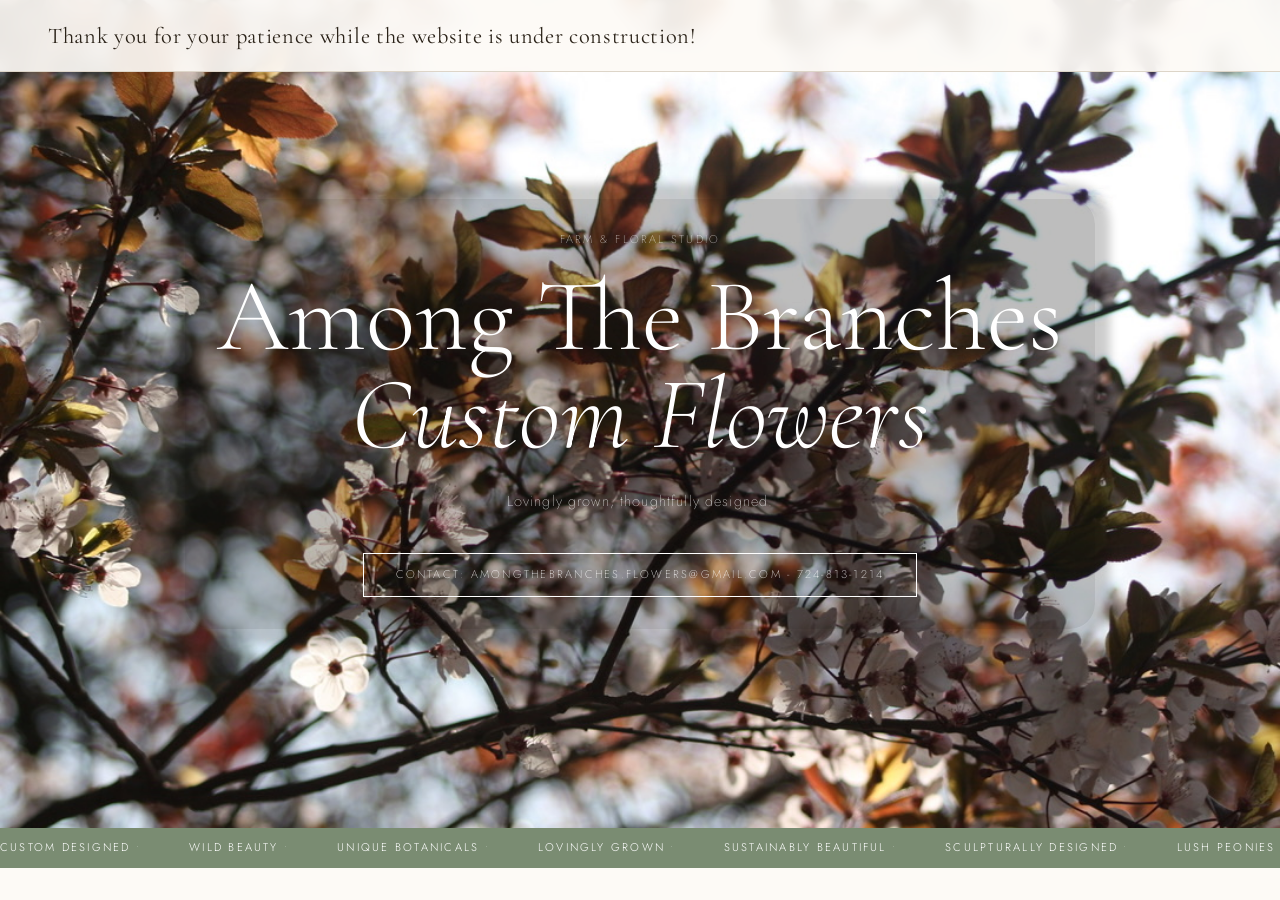
<file: index.html>
<!DOCTYPE html>
<html lang="en">
<head>
  <meta charset="UTF-8">
  <meta name="viewport" content="width=device-width, initial-scale=1.0">
  <title>Among The Branches — Specialty Cut Flowers</title>
  <link rel="preconnect" href="https://fonts.googleapis.com">
  <link href="https://fonts.googleapis.com/css2?family=Cormorant+Garamond:ital,wght@0,300;0,400;0,500;1,300;1,400&family=Jost:wght@300;400;500&display=swap" rel="stylesheet">
  <link rel="stylesheet" href="css/theme.css">
  <link rel="stylesheet" href="css/styles.css">
</head>
<body>

<!-- NAV -->
<nav>
  <a class="nav-logo" href="index.html">Thank you for your patience while the website is under construction!</a>
</nav>

<!-- HERO -->
 <div class="hero">
  <div class="page-hero-bg" style="background-image: var(--hero-home);"></div>
  <div class="hero-content" style="background-color: rgb(0 0 0 / 26%);border-radius: 25px;box-shadow: 0 0 10px 15px rgba(0 0 0 / 20%);FONT-WEIGHT: 200;">
    <p class="hero-eyebrow">Farm &amp; Floral Studio</p>
    <h1 class="hero-title">Among The Branches<br><em>Custom Flowers</em></h1>
    <p class="hero-sub">Lovingly grown, thoughtfully designed.</p>
    <a href="about.html" class="btn btn-light">Contact: amongthebranches.flowers@gmail.com  - 724-813-1214</a>
  </div>
</div>

<!-- TICKER -->
<div class="ticker">
  <div class="ticker-track">
    <span class="ticker-item">Custom designed <span class="ticker-dot">•</span></span>
    <span class="ticker-item">Wild beauty <span class="ticker-dot">•</span></span>
    <span class="ticker-item">Unique botanicals <span class="ticker-dot">•</span></span>
    <span class="ticker-item">Lovingly grown <span class="ticker-dot">•</span></span>
    <span class="ticker-item">Sustainably beautiful <span class="ticker-dot">•</span></span>
    <span class="ticker-item">Sculpturally designed <span class="ticker-dot">•</span></span>
    <span class="ticker-item">Lush Peonies <span class="ticker-dot">•</span></span>
    <span class="ticker-item">Garden Roses <span class="ticker-dot">•</span></span>
    <span class="ticker-item">Blooming branches <span class="ticker-dot">•</span></span>
    <span class="ticker-item">Custom designed <span class="ticker-dot">•</span></span>
    <span class="ticker-item">Wild beauty <span class="ticker-dot">•</span></span>
    <span class="ticker-item">Unique botanicals <span class="ticker-dot">•</span></span>
    <span class="ticker-item">Lovingly grown <span class="ticker-dot">•</span></span>
    <span class="ticker-item">Sustainably beautiful <span class="ticker-dot">•</span></span>
    <span class="ticker-item">Sculpturally designed <span class="ticker-dot">•</span></span>
    <span class="ticker-item">Lush Peonies <span class="ticker-dot">•</span></span>
    <span class="ticker-item">Garden Roses <span class="ticker-dot">•</span></span>
    <span class="ticker-item">Blooming branches <span class="ticker-dot">•</span></span>
  </div>
</div>
</file>
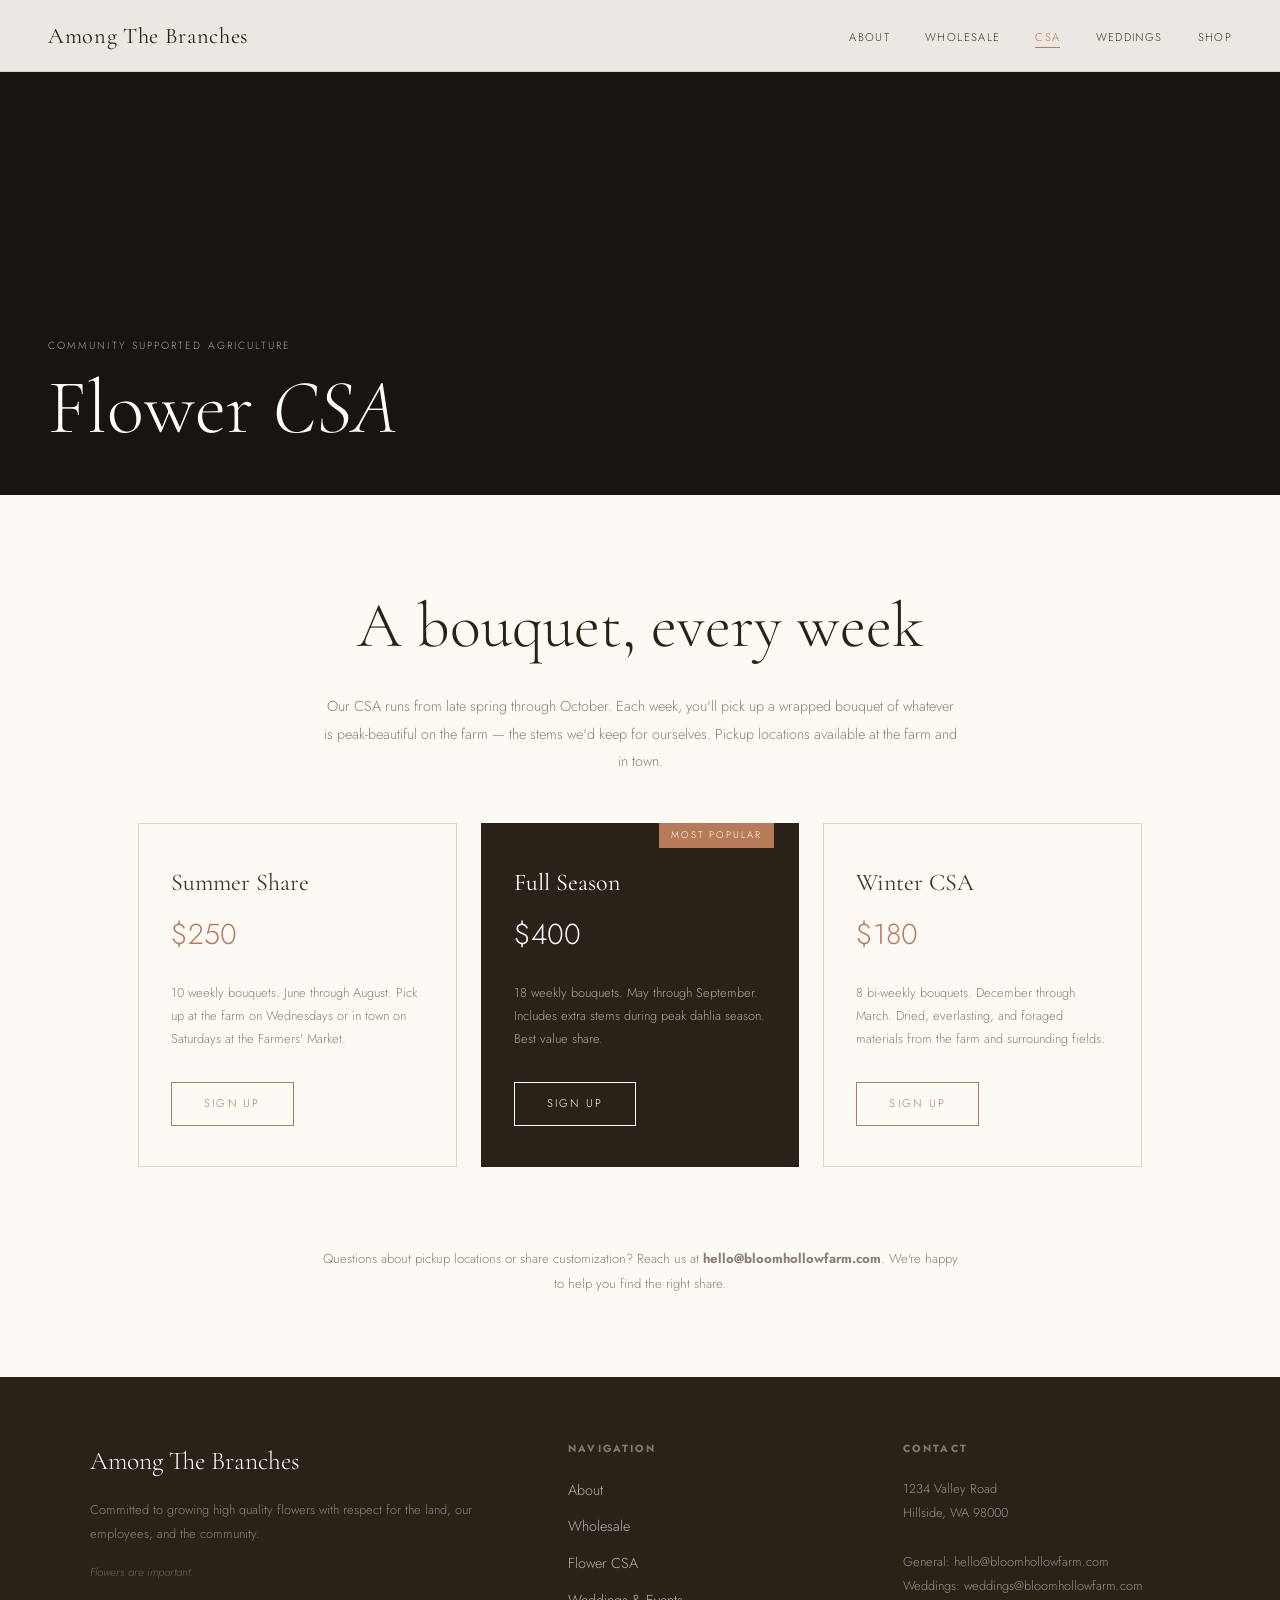
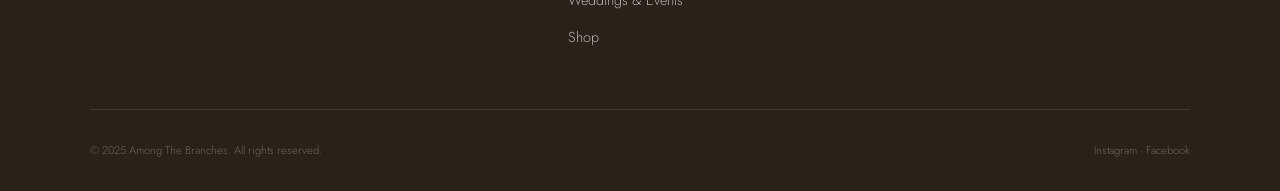
<file: csa.html>
<!DOCTYPE html>
<html lang="en">
<head>
  <meta charset="UTF-8">
  <meta name="viewport" content="width=device-width, initial-scale=1.0">
  <title>Flower CSA — Among The Branches</title>
  <link rel="preconnect" href="https://fonts.googleapis.com">
  <link href="https://fonts.googleapis.com/css2?family=Cormorant+Garamond:ital,wght@0,300;0,400;0,500;1,300;1,400&family=Jost:wght@300;400;500&display=swap" rel="stylesheet">
  <link rel="stylesheet" href="css/theme.css">
  <link rel="stylesheet" href="css/styles.css">
</head>
<body>

<!-- NAV -->
<nav>
  <a class="nav-logo" href="index.html">Among The Branches</a>
  <ul class="nav-links">
    <li><a href="about.html">About</a></li>
    <li><a href="wholesale.html">Wholesale</a></li>
    <li><a href="csa.html">CSA</a></li>
    <li><a href="weddings.html">Weddings</a></li>
    <li><a href="shop.html">Shop</a></li>
  </ul>
</nav>

<!-- PAGE HERO -->
<div class="page-hero">
  <div class="page-hero-bg" style="background-image: var(--hero-csa);"></div>
  <div class="page-hero-content">
    <span class="label">Community Supported Agriculture</span>
    <h1>Flower <em>CSA</em></h1>
  </div>
</div>

<!-- INTRO -->
<div class="csa-intro">
  <h1>A bouquet, every week</h1>
  <p>Our CSA runs from late spring through October. Each week, you'll pick up a wrapped bouquet of whatever is peak-beautiful on the farm — the stems we'd keep for ourselves. Pickup locations available at the farm and in town.</p>
</div>

<!-- SHARE OPTIONS -->
<div class="csa-options">
  <div class="csa-card">
    <h3>Summer Share</h3>
    <div class="csa-price">$250</div>
    <p class="csa-detail">10 weekly bouquets. June through August. Pick up at the farm on Wednesdays or in town on Saturdays at the Farmers' Market.</p>
    <a href="mailto:hello@bloomhollowfarm.com" class="btn btn-clay" style="font-size:0.7rem;">Sign Up</a>
  </div>
  <div class="csa-card featured">
    <div class="csa-badge">Most Popular</div>
    <h3>Full Season</h3>
    <div class="csa-price">$400</div>
    <p class="csa-detail">18 weekly bouquets. May through September. Includes extra stems during peak dahlia season. Best value share.</p>
    <a href="mailto:hello@bloomhollowfarm.com" class="btn btn-light" style="font-size:0.7rem;">Sign Up</a>
  </div>
  <div class="csa-card">
    <h3>Winter CSA</h3>
    <div class="csa-price">$180</div>
    <p class="csa-detail">8 bi-weekly bouquets. December through March. Dried, everlasting, and foraged materials from the farm and surrounding fields.</p>
    <a href="mailto:hello@bloomhollowfarm.com" class="btn btn-clay" style="font-size:0.7rem;">Sign Up</a>
  </div>
</div>

<!-- NOTE -->
<div style="max-width:700px; margin: 0 auto; padding: 2rem 2rem 5rem; text-align:center;">
  <p style="font-size:0.82rem; color:var(--color-text-muted); line-height:1.9;">Questions about pickup locations or share customization? Reach us at <strong>hello@bloomhollowfarm.com</strong>. We're happy to help you find the right share.</p>
</div>

<!-- FOOTER -->
<footer>
  <div class="footer-grid">
    <div class="footer-brand">
      <span class="logo">Among The Branches</span>
      <p>Committed to growing high quality flowers with respect for the land, our employees, and the community.</p>
      <p style="margin-top:1rem; font-size:0.72rem; color:rgba(255,255,255,0.3); font-style:italic;">Flowers are important.</p>
    </div>
    <div class="footer-col">
      <h4>Navigation</h4>
      <ul>
        <li><a href="about.html">About</a></li>
        <li><a href="wholesale.html">Wholesale</a></li>
        <li><a href="csa.html">Flower CSA</a></li>
        <li><a href="weddings.html">Weddings &amp; Events</a></li>
        <li><a href="shop.html">Shop</a></li>
      </ul>
    </div>
    <div class="footer-col">
      <h4>Contact</h4>
      <address>
        1234 Valley Road<br>
        Hillside, WA 98000<br><br>
        General: hello@bloomhollowfarm.com<br>
        Weddings: weddings@bloomhollowfarm.com
      </address>
    </div>
  </div>
  <div class="footer-bottom">
    <p>© 2025 Among The Branches. All rights reserved.</p>
    <p>Instagram · Facebook</p>
  </div>
</footer>

<script src="js/nav.js"></script>
</body>
</html>
</file>
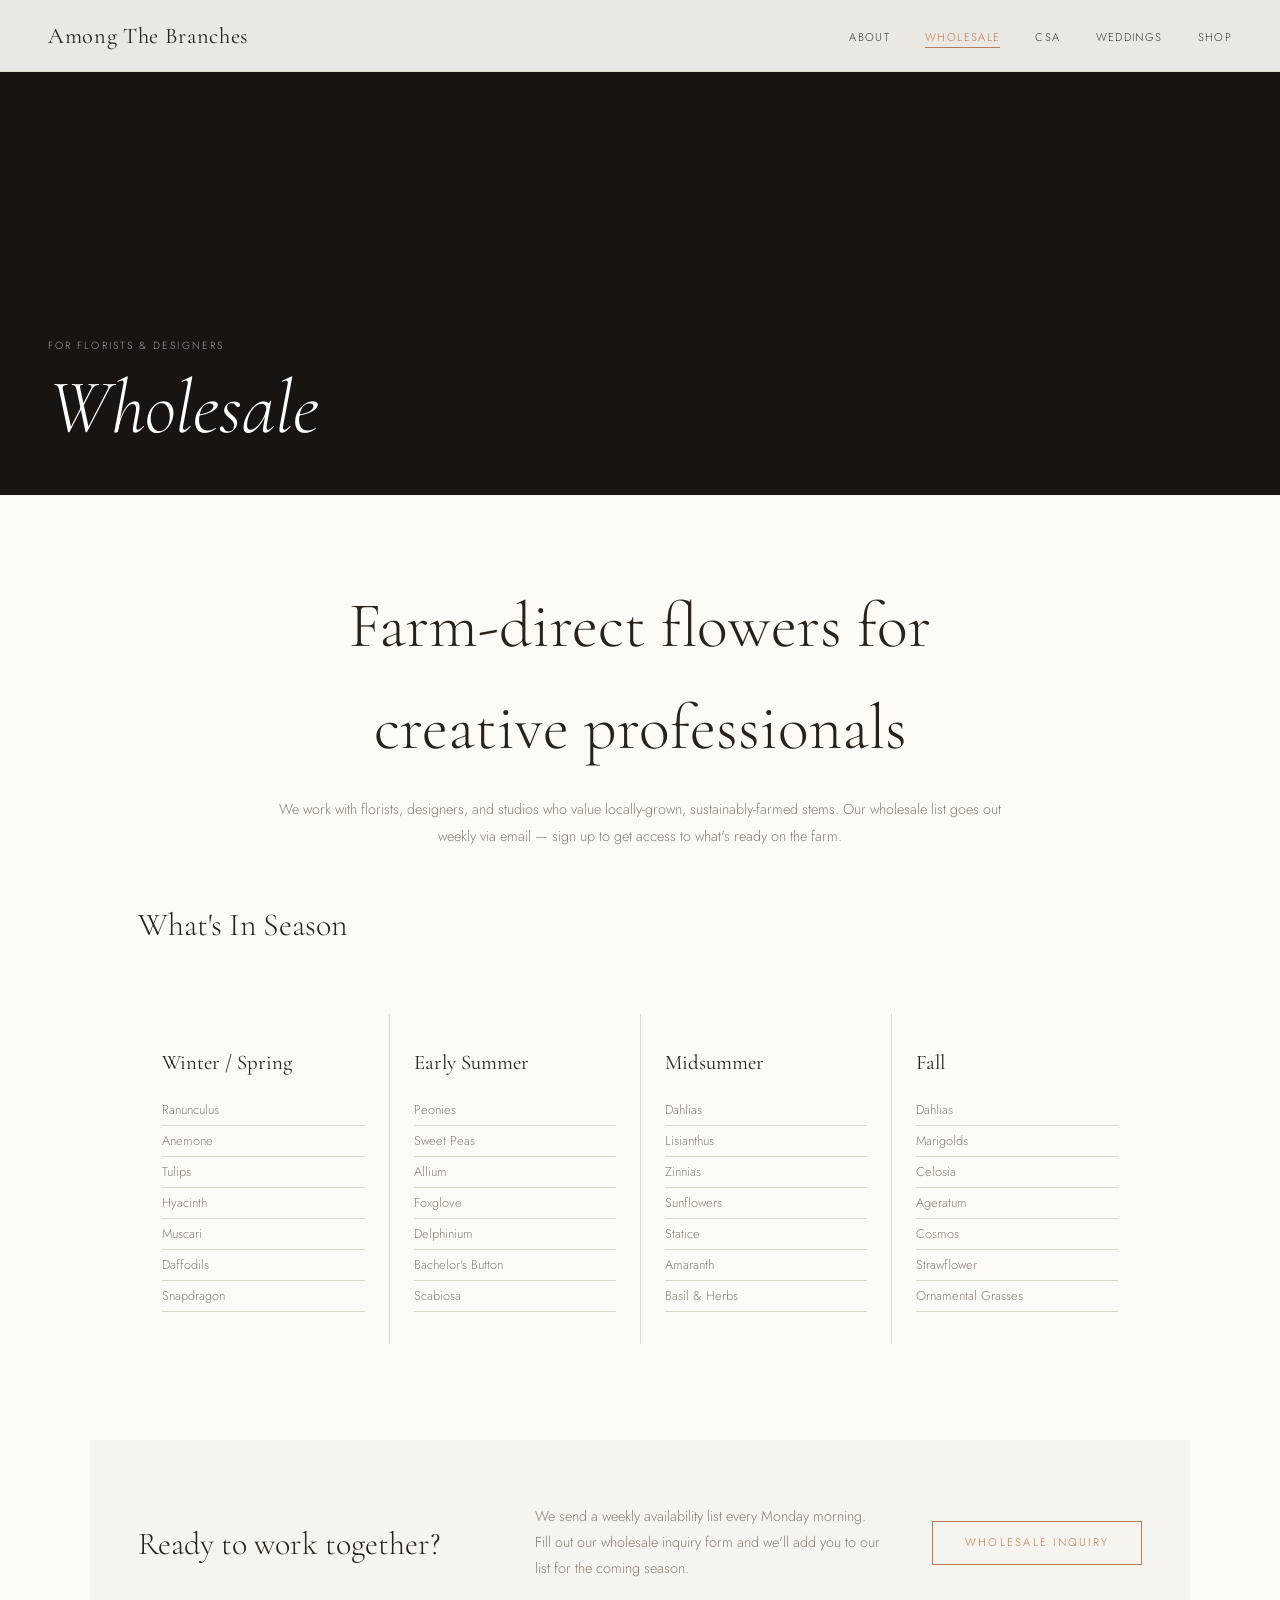
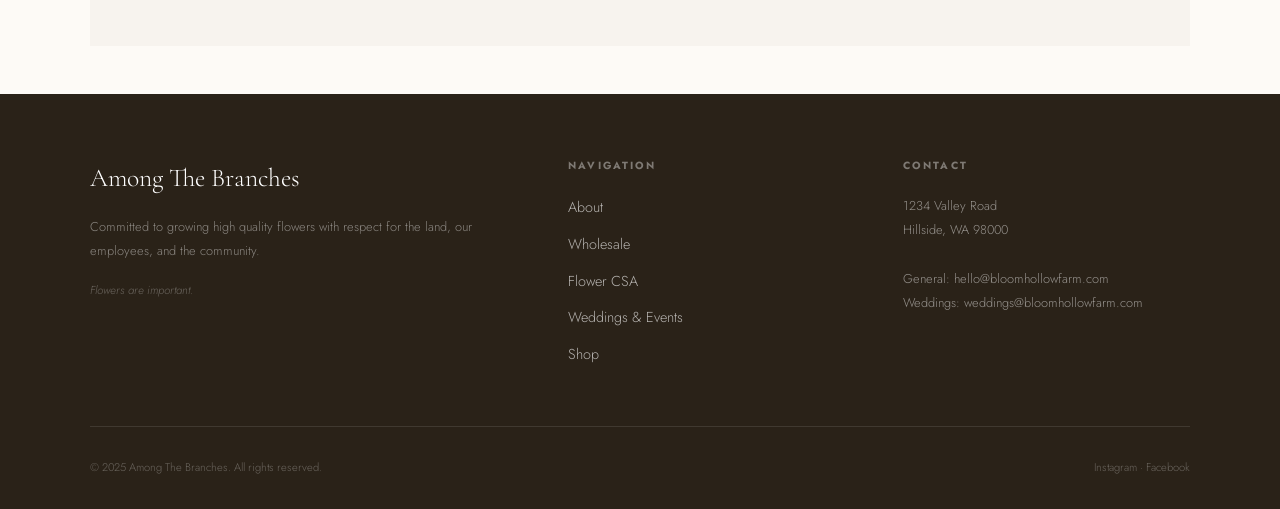
<file: wholesale.html>
<!DOCTYPE html>
<html lang="en">
<head>
  <meta charset="UTF-8">
  <meta name="viewport" content="width=device-width, initial-scale=1.0">
  <title>Wholesale — Among The Branches</title>
  <link rel="preconnect" href="https://fonts.googleapis.com">
  <link href="https://fonts.googleapis.com/css2?family=Cormorant+Garamond:ital,wght@0,300;0,400;0,500;1,300;1,400&family=Jost:wght@300;400;500&display=swap" rel="stylesheet">
  <link rel="stylesheet" href="css/theme.css">
  <link rel="stylesheet" href="css/styles.css">
</head>
<body>

<!-- NAV -->
<nav>
  <a class="nav-logo" href="index.html">Among The Branches</a>
  <ul class="nav-links">
    <li><a href="about.html">About</a></li>
    <li><a href="wholesale.html">Wholesale</a></li>
    <li><a href="csa.html">CSA</a></li>
    <li><a href="weddings.html">Weddings</a></li>
    <li><a href="shop.html">Shop</a></li>
  </ul>
</nav>

<!-- PAGE HERO -->
<div class="page-hero">
  <div class="page-hero-bg" style="background-image: var(--hero-wholesale);"></div>
  <div class="page-hero-content">
    <span class="label">For Florists &amp; Designers</span>
    <h1><em>Wholesale</em></h1>
  </div>
</div>

<!-- INTRO -->
<div class="wholesale-intro">
  <h1>Farm-direct flowers for creative professionals</h1>
  <p>We work with florists, designers, and studios who value locally-grown, sustainably-farmed stems. Our wholesale list goes out weekly via email — sign up to get access to what's ready on the farm.</p>
</div>

<!-- SEASONAL AVAILABILITY -->
<div style="max-width:var(--container-max); margin: 0 auto; padding: 0 var(--page-padding-h) 2rem;">
  <h2 class="section-title">What's In Season</h2>
</div>

<div class="seasonal-grid">
  <div class="season-col">
    <h3>Winter / Spring</h3>
    <ul class="flower-list">
      <li>Ranunculus</li>
      <li>Anemone</li>
      <li>Tulips</li>
      <li>Hyacinth</li>
      <li>Muscari</li>
      <li>Daffodils</li>
      <li>Snapdragon</li>
    </ul>
  </div>
  <div class="season-col">
    <h3>Early Summer</h3>
    <ul class="flower-list">
      <li>Peonies</li>
      <li>Sweet Peas</li>
      <li>Allium</li>
      <li>Foxglove</li>
      <li>Delphinium</li>
      <li>Bachelor's Button</li>
      <li>Scabiosa</li>
    </ul>
  </div>
  <div class="season-col">
    <h3>Midsummer</h3>
    <ul class="flower-list">
      <li>Dahlias</li>
      <li>Lisianthus</li>
      <li>Zinnias</li>
      <li>Sunflowers</li>
      <li>Statice</li>
      <li>Amaranth</li>
      <li>Basil &amp; Herbs</li>
    </ul>
  </div>
  <div class="season-col">
    <h3>Fall</h3>
    <ul class="flower-list">
      <li>Dahlias</li>
      <li>Marigolds</li>
      <li>Celosia</li>
      <li>Ageratum</li>
      <li>Cosmos</li>
      <li>Strawflower</li>
      <li>Ornamental Grasses</li>
    </ul>
  </div>
</div>

<!-- CTA -->
<div class="wholesale-cta">
  <h2>Ready to work together?</h2>
  <p>We send a weekly availability list every Monday morning. Fill out our wholesale inquiry form and we'll add you to our list for the coming season.</p>
  <a href="mailto:hello@bloomhollowfarm.com" class="btn btn-clay">Wholesale Inquiry</a>
</div>

<!-- FOOTER -->
<footer>
  <div class="footer-grid">
    <div class="footer-brand">
      <span class="logo">Among The Branches</span>
      <p>Committed to growing high quality flowers with respect for the land, our employees, and the community.</p>
      <p style="margin-top:1rem; font-size:0.72rem; color:rgba(255,255,255,0.3); font-style:italic;">Flowers are important.</p>
    </div>
    <div class="footer-col">
      <h4>Navigation</h4>
      <ul>
        <li><a href="about.html">About</a></li>
        <li><a href="wholesale.html">Wholesale</a></li>
        <li><a href="csa.html">Flower CSA</a></li>
        <li><a href="weddings.html">Weddings &amp; Events</a></li>
        <li><a href="shop.html">Shop</a></li>
      </ul>
    </div>
    <div class="footer-col">
      <h4>Contact</h4>
      <address>
        1234 Valley Road<br>
        Hillside, WA 98000<br><br>
        General: hello@bloomhollowfarm.com<br>
        Weddings: weddings@bloomhollowfarm.com
      </address>
    </div>
  </div>
  <div class="footer-bottom">
    <p>© 2025 Among The Branches. All rights reserved.</p>
    <p>Instagram · Facebook</p>
  </div>
</footer>

<script src="js/nav.js"></script>
</body>
</html>
</file>
<file: css/theme.css>
/* ============================================================
   Among The Branches — THEME VARIABLES
   ============================================================
   Edit this file to retheme the entire site at once.
   All colors, fonts, spacing, and sizing live here.
   ============================================================ */

:root {

  /* ── COLORS ─────────────────────────────────────────────── */

  /* Backgrounds */
  --color-bg:           #fdfaf6;   /* warm white — main page background */
  --color-bg-subtle:    #f7f3ee;   /* cream — section alternates, cards */
  --color-bg-dark:      #2a2218;   /* deep brown — footer, dark sections */
  --color-bg-hero:      #2a1f14;   /* near-black — behind hero images */
  --color-bg-home-hero: rgba(0 0 0 / 30%);  /* semi-transparent overlay for home hero */

  /* Text */
  --color-text:         #3d3529;   /* main body text */
  --color-text-muted:   #8a7e72;   /* secondary / supporting text */
  --color-text-light:   #ffffff;   /* text on dark backgrounds */

  /* Brand accents */
  --color-primary:      #b87b5a;   /* clay/terracotta — primary CTA, prices, links */
  --color-primary-dark: #a3633d;   /* clay hover state */
  --color-secondary:    #7a8c72;   /* sage green — ticker bar, accents */
  --color-accent:       #c94f2e;   /* warm red — highlight accent (optional) */

  /* Borders & dividers */
  --color-border:       #ddd5c8;   /* soft warm border */


  /* ── TYPOGRAPHY ─────────────────────────────────────────── */

  /* Google Fonts: loaded in each HTML <head> */
  --font-display:       'Cormorant Garamond', Georgia, serif;  /* headlines, hero, logo */
  --font-body:          'Jost', 'Helvetica Neue', sans-serif;  /* body, nav, buttons */

  --font-weight-light:  300;
  --font-weight-normal: 400;
  --font-weight-medium: 500;


  /* ── SPACING ────────────────────────────────────────────── */

  --space-xs:   0.5rem;
  --space-sm:   1rem;
  --space-md:   2rem;
  --space-lg:   3rem;
  --space-xl:   5rem;

  --section-padding-v:  5rem;   /* vertical padding for full sections */
  --section-padding-sm: 3rem;   /* smaller section variant */
  --page-padding-h:     3rem;   /* horizontal page gutter */
  --container-max:      1100px; /* max content width */


  /* ── NAV ────────────────────────────────────────────────── */

  --nav-height:         72px;
  --nav-bg:             rgba(253, 250, 246, 0.92);  /* semi-transparent bg */
  --nav-border:         var(--color-border);


  /* ── TYPOGRAPHY SIZES ───────────────────────────────────── */

  --text-label:         0.65rem;  /* eyebrow / all-caps labels */
  --text-xs:            0.7rem;
  --text-sm:            0.8rem;
  --text-base:          0.9rem;
  --text-body:          1rem;
  --text-lg:            1.2rem;
  --text-xl:            1.5rem;
  --text-2xl:           2rem;
  --text-3xl:           2.8rem;


  /* ── LETTER SPACING ─────────────────────────────────────── */

  --tracking-tight:     0.03em;
  --tracking-normal:    0.08em;
  --tracking-wide:      0.12em;
  --tracking-widest:    0.2em;


  /* ── BORDERS & RADIUS ───────────────────────────────────── */

  --radius-none:        0;       /* this design uses sharp corners throughout */
  --border-width:       1px;


  /* ── TRANSITIONS ────────────────────────────────────────── */

  --transition-fast:    0.2s ease;
  --transition-base:    0.3s ease;
  --transition-slow:    0.5s ease;


  /* ── HERO IMAGES (swap these URLs to change hero photos) ── */

  --hero-home:      url('images/primary-branch-theme.jpeg');
  --hero-about:     url('https://images.unsplash.com/photo-1416879595882-3373a0480b5b?w=1600');
  --hero-wholesale: url('https://images.unsplash.com/photo-1513836279014-a89f7a76ae86?w=1600');
  --hero-csa:       url('https://images.unsplash.com/photo-1501004318641-b39e6451bec6?w=1600');
  --hero-weddings:  url('https://images.unsplash.com/photo-1523438885200-e635ba2c371e?w=1600');
  --hero-shop:      url('https://images.unsplash.com/photo-1457296898342-cdd24585d095?w=1600');

}
</file>
<file: css/styles.css>
/* ============================================================
   Among The Branches — MAIN STYLES
   All values reference variables defined in theme.css
   ============================================================ */

/* ── RESET & BASE ──────────────────────────────────────────── */

* { margin: 0; padding: 0; box-sizing: border-box; }

body {
  font-family: var(--font-body);
  background: var(--color-bg);
  color: var(--color-text);
  font-weight: var(--font-weight-light);
  line-height: 1.6;
}

img { display: block; max-width: 100%; }
a { text-decoration: none; }

/* ── LAYOUT UTILITIES ─────────────────────────────────────── */

.container {
  max-width: var(--container-max);
  margin: 0 auto;
}

.section {
  padding: var(--section-padding-v) var(--page-padding-h);
}

.section-sm {
  padding: var(--section-padding-sm) var(--page-padding-h);
}

.section-cream {
  background: var(--color-bg-subtle);
}

.label {
  font-size: var(--text-label);
  letter-spacing: var(--tracking-widest);
  text-transform: uppercase;
  color: var(--color-text-muted);
  margin-bottom: var(--space-sm);
  display: block;
}

/* ── NAV ───────────────────────────────────────────────────── */

nav {
  position: fixed;
  top: 0; left: 0; right: 0;
  z-index: 100;
  display: flex;
  align-items: center;
  justify-content: space-between;
  padding: 1.2rem var(--page-padding-h);
  height: var(--nav-height);
  background: var(--nav-bg);
  backdrop-filter: blur(8px);
  border-bottom: var(--border-width) solid var(--nav-border);
  transition: all var(--transition-base);
}

.nav-logo {
  font-family: var(--font-display);
  font-size: 1.4rem;
  font-weight: var(--font-weight-normal);
  letter-spacing: var(--tracking-tight);
  color: var(--color-bg-dark);
}

.nav-links {
  display: flex;
  gap: 2.2rem;
  list-style: none;
}

.nav-links a {
  font-size: var(--text-xs);
  letter-spacing: var(--tracking-wide);
  text-transform: uppercase;
  color: var(--color-text);
  transition: color var(--transition-fast);
}

.nav-links a:hover,
.nav-links a.active {
  color: var(--color-primary);
}

.nav-links a.active {
  border-bottom: var(--border-width) solid var(--color-primary);
  padding-bottom: 2px;
}

/* ── BUTTONS ──────────────────────────────────────────────── */

.btn {
  display: inline-block;
  padding: 0.75rem 2rem;
  border: var(--border-width) solid currentColor;
  font-family: var(--font-body);
  font-size: var(--text-xs);
  letter-spacing: var(--tracking-widest);
  text-transform: uppercase;
  cursor: pointer;
  background: transparent;
  transition: all var(--transition-fast);
}

.btn-light  { color: var(--color-text-light); }
.btn-light:hover { background: var(--color-text-light); color: var(--color-bg-dark); }

.btn-dark   { color: var(--color-bg-dark); }
.btn-dark:hover { background: var(--color-bg-dark); color: var(--color-text-light); }

.btn-clay   { color: var(--color-primary); border-color: var(--color-primary); }
.btn-clay:hover { background: var(--color-primary); color: var(--color-text-light); }

/* ── HERO (HOME) ──────────────────────────────────────────── */

.hero {
  position: relative;
  height: calc(100vh - var(--nav-height));
  display: flex;
  align-items: center;
  justify-content: center;
  overflow: hidden;
  background: var(--color-bg-hero);
}

.hero-bg {
  position: absolute; inset: 0;
  background: var(--hero-home) center / cover no-repeat;
  animation: slowzoom 20s ease-in-out infinite alternate;
}

@keyframes slowzoom {
  from { transform: scale(1); }
  to   { transform: scale(1.06); }
}

.hero-content {
  position: relative;
  text-align: center;
  color: var(--color-text-light);
  padding: var(--space-md);
  animation: fadeup 2s ease forwards;
  background-color: rgba(0 0 0 / 30%);
  /* background-color: --var(--color-bg-home-hero); */
  border-radius: 25px;
  box-shadow: 0 0 10px 15px rgba(0 0 0 / 30%);
}

@keyframes fadeup {
  from { opacity: 0; transform: translateY(24px); }
  to   { opacity: 1; transform: translateY(0); }
}

.hero-eyebrow {
  font-size: var(--text-xs);
  letter-spacing: var(--tracking-widest);
  text-transform: uppercase;
  color: rgba(255,255,255,0.75);
  margin-bottom: 1.2rem;
}

.hero-title {
  font-family: var(--font-display);
  font-size: clamp(3.5rem, 8vw, 7rem);
  font-weight: var(--font-weight-light);
  line-height: 0.95;
  margin-bottom: 1.6rem;
}

.hero-title em { font-style: italic; }

.hero-sub {
  font-size: var(--text-base);
  letter-spacing: var(--tracking-normal);
  color: rgba(255,255,255,0.8);
  max-width: 380px;
  margin: 0 auto 2.4rem;
  line-height: 1.8;
}

/* ── TICKER BAND ─────────────────────────────────────────── */

.ticker {
  background: var(--color-secondary);
  padding: 0.7rem 0;
  overflow: hidden;
}

.ticker-track {
  display: flex;
  gap: 3rem;
  animation: scroll-ticker 18s linear infinite;
  /* animation: scroll-ticker 2s linear infinite; */
  white-space: nowrap;
}

@keyframes scroll-ticker {
  from { transform: translateX(0); }
  to   { transform: translateX(-50%); }
}

.ticker-item {
  font-size: var(--text-xs);
  letter-spacing: var(--tracking-widest);
  text-transform: uppercase;
  color: var(--color-text-light);
  flex-shrink: 0;
}

.ticker-dot { color: rgba(255,255,255,0.45); }

/* ── HOME INTRO ───────────────────────────────────────────── */

.intro-grid {
  display: grid;
  grid-template-columns: 1fr 1fr;
  gap: var(--space-xl);
  align-items: center;
}

.intro-text h2 {
  font-family: var(--font-display);
  font-size: clamp(2.2rem, 4vw, 3.5rem);
  font-weight: var(--font-weight-light);
  line-height: 1.15;
  margin-bottom: 1.5rem;
  color: var(--color-bg-dark);
}

.intro-text h2 em { font-style: italic; color: var(--color-primary); }

.intro-text p {
  font-size: var(--text-base);
  line-height: 1.9;
  color: var(--color-text-muted);
  margin-bottom: 1.5rem;
}

.intro-img { position: relative; }

.intro-img img {
  width: 100%;
  aspect-ratio: 3 / 4;
  object-fit: cover;
}

.intro-img::before {
  content: '';
  position: absolute;
  top: -16px; left: -16px;
  width: 100%; height: 100%;
  border: var(--border-width) solid var(--color-border);
  z-index: -1;
}

/* ── OFFERINGS ────────────────────────────────────────────── */

.offerings-head {
  text-align: center;
  margin-bottom: var(--space-lg);
}

.offerings-head h2 {
  font-family: var(--font-display);
  font-size: var(--text-3xl);
  font-weight: var(--font-weight-light);
  color: var(--color-bg-dark);
}

.offerings-grid {
  display: grid;
  grid-template-columns: repeat(3, 1fr);
  gap: 1.5rem;
}

.offering-card {
  cursor: pointer;
  overflow: hidden;
  transition: transform var(--transition-base);
}

.offering-card:hover { transform: translateY(-4px); }

.offering-card > img {
  width: 100%;
  aspect-ratio: 4 / 5;
  object-fit: cover;
  transition: transform var(--transition-slow);
}

.offering-card:hover > img { transform: scale(1.04); }

.offering-card-body { padding: 1.2rem 0; }

.offering-card-body h3 {
  font-family: var(--font-display);
  font-size: 1.4rem;
  font-weight: var(--font-weight-normal);
  margin-bottom: 0.4rem;
}

.offering-card-body p {
  font-size: var(--text-sm);
  color: var(--color-text-muted);
  line-height: 1.7;
  margin-bottom: 0.8rem;
}

.arrow-link {
  font-size: var(--text-xs);
  letter-spacing: var(--tracking-normal);
  text-transform: uppercase;
  color: var(--color-primary);
  display: inline-flex;
  align-items: center;
  gap: 0.4rem;
  border-bottom: 1px solid transparent;
  transition: border-color var(--transition-fast);
}

.arrow-link:hover { border-color: var(--color-primary); }

/* ── MARQUEE BAND ─────────────────────────────────────────── */

.marquee-band {
  padding: 2.5rem 0;
  border-top: var(--border-width) solid var(--color-border);
  border-bottom: var(--border-width) solid var(--color-border);
  overflow: hidden;
}

.marquee-track {
  display: flex;
  animation: scroll-ticker 30s linear infinite;
  white-space: nowrap;
}

.marquee-item {
  font-family: var(--font-display);
  font-size: 2.5rem;
  font-style: italic;
  color: var(--color-bg-dark);
  padding: 0 2rem;
  flex-shrink: 0;
  opacity: 0.35;
}

.marquee-item.accent {
  opacity: 1;
  color: var(--color-primary);
}

/* ── INSTAGRAM GRID ───────────────────────────────────────── */

.ig-grid {
  display: grid;
  grid-template-columns: repeat(4, 1fr);
  gap: 4px;
}

.ig-item {
  aspect-ratio: 1;
  overflow: hidden;
}

.ig-item img {
  width: 100%; height: 100%;
  object-fit: cover;
  transition: transform var(--transition-base);
}

.ig-item:hover img { transform: scale(1.06); }

/* ── EMAIL SIGNUP BAND ────────────────────────────────────── */

.signup-band {
  background: var(--color-bg-dark);
  padding: 4rem var(--page-padding-h);
  text-align: center;
}

.signup-band h2 {
  font-family: var(--font-display);
  font-size: var(--text-2xl);
  font-weight: var(--font-weight-light);
  color: var(--color-text-light);
  margin-bottom: 0.6rem;
}

.signup-band p {
  font-size: var(--text-base);
  color: rgba(255,255,255,0.5);
  margin-bottom: 1.8rem;
}

.signup-form {
  display: flex;
  justify-content: center;
  max-width: 420px;
  margin: 0 auto;
}

.signup-form input {
  flex: 1;
  padding: 0.8rem 1.2rem;
  border: var(--border-width) solid rgba(255,255,255,0.2);
  background: transparent;
  color: var(--color-text-light);
  font-family: var(--font-body);
  font-size: var(--text-base);
  outline: none;
}

.signup-form input::placeholder { color: rgba(255,255,255,0.35); }

.signup-form button {
  padding: 0.8rem 1.5rem;
  background: var(--color-primary);
  color: var(--color-text-light);
  border: none;
  font-family: var(--font-body);
  font-size: var(--text-xs);
  letter-spacing: var(--tracking-wide);
  text-transform: uppercase;
  cursor: pointer;
  transition: background var(--transition-fast);
}

.signup-form button:hover { background: var(--color-primary-dark); }

/* ── PAGE HERO (inner pages) ──────────────────────────────── */

.page-hero {
  height: 55vh;
  position: relative;
  display: flex;
  align-items: flex-end;
  padding: var(--space-lg);
  overflow: hidden;
  background: #1a1410;
}

.page-hero-bg {
  position: absolute; inset: 0;
  background-size: cover;
  background-position: center;
}

.about-page-hero-bg {
  position: absolute; inset: 0;
  background-size: cover;
  background-position: center;
  opacity: 0.6;
}

.page-hero-content {
  position: relative;
  color: var(--color-text-light);
}

.page-hero-content .label { color: rgba(255,255,255,0.6); }

.page-hero-content h1 {
  font-family: var(--font-display);
  font-size: clamp(2.5rem, 6vw, 5rem);
  font-weight: var(--font-weight-light);
  line-height: 1;
}

.page-hero-content h1 em { font-style: italic; }

/* ── ABOUT PAGE ───────────────────────────────────────────── */

.about-story {
  display: grid;
  grid-template-columns: 1fr 1fr;
  gap: var(--space-xl);
  padding: var(--space-xl) var(--page-padding-h);
  max-width: var(--container-max);
  margin: 0 auto;
  align-items: start;
}

.about-story-text h2 {
  font-family: var(--font-display);
  font-size: var(--text-2xl);
  font-weight: var(--font-weight-light);
  margin-bottom: 1.5rem;
  color: var(--color-bg-dark);
}

.about-story-text p {
  font-size: var(--text-base);
  line-height: 1.95;
  color: var(--color-text-muted);
  margin-bottom: 1.2rem;
}

.about-story-img img { width: 100%; }
.about-story-img img + img {
  margin-top: 1rem;
  margin-left: 2rem;
  width: calc(100% - 2rem);
}

.values-section {
  background: var(--color-bg-subtle);
  padding: 4rem 0;
}

.values-strip {
  display: grid;
  grid-template-columns: repeat(3, 1fr);
  gap: var(--space-lg);
  max-width: var(--container-max);
  margin: 0 auto;
  padding: 0 var(--page-padding-h);
}

.value-item { text-align: center; }

.value-num {
  font-family: var(--font-display);
  font-size: 3rem;
  color: var(--color-border);
  font-weight: var(--font-weight-light);
  margin-bottom: 0.5rem;
}

.value-item h3 {
  font-family: var(--font-display);
  font-size: var(--text-lg);
  font-weight: var(--font-weight-normal);
  margin-bottom: 0.5rem;
  color: var(--color-bg-dark);
}

.value-item p {
  font-size: var(--text-sm);
  color: var(--color-text-muted);
  line-height: 1.8;
}

/* ── WHOLESALE PAGE ───────────────────────────────────────── */

.wholesale-intro {
  max-width: 800px;
  margin: 0 auto;
  padding: var(--space-xl) var(--space-md) var(--space-lg);
  text-align: center;
}

.wholesale-intro h1 {
  font-family: var(--font-display);
  font-size: clamp(2.5rem, 5vw, 4rem);
  font-weight: var(--font-weight-light);
  color: var(--color-bg-dark);
  margin-bottom: 1rem;
}

.wholesale-intro p {
  font-size: var(--text-base);
  line-height: 1.9;
  color: var(--color-text-muted);
}

.section-title {
  font-family: var(--font-display);
  font-size: var(--text-2xl);
  font-weight: var(--font-weight-light);
  color: var(--color-bg-dark);
  margin-bottom: var(--space-md);
}

.seasonal-grid {
  display: grid;
  grid-template-columns: repeat(4, 1fr);
  max-width: var(--container-max);
  margin: 0 auto;
  padding: 0 var(--page-padding-h) var(--space-lg);
}

.season-col {
  padding: var(--space-md) 1.5rem;
  border-left: var(--border-width) solid var(--color-border);
}

.season-col:first-child { border-left: none; }

.season-col h3 {
  font-family: var(--font-display);
  font-size: 1.3rem;
  font-weight: var(--font-weight-normal);
  margin-bottom: 1rem;
  color: var(--color-bg-dark);
}

.flower-list { list-style: none; }

.flower-list li {
  font-size: var(--text-sm);
  color: var(--color-text-muted);
  padding: 0.3rem 0;
  border-bottom: var(--border-width) solid var(--color-border);
  line-height: 1.6;
}

.wholesale-cta {
  background: var(--color-bg-subtle);
  padding: 4rem var(--page-padding-h);
  display: flex;
  align-items: center;
  justify-content: space-between;
  max-width: var(--container-max);
  margin: var(--space-lg) auto;
  gap: var(--space-lg);
}

.wholesale-cta h2 {
  font-family: var(--font-display);
  font-size: var(--text-2xl);
  font-weight: var(--font-weight-light);
  color: var(--color-bg-dark);
  flex: 1;
}

.wholesale-cta p {
  font-size: var(--text-base);
  color: var(--color-text-muted);
  line-height: 1.8;
  flex: 1;
}

/* ── CSA PAGE ─────────────────────────────────────────────── */

.csa-intro {
  max-width: 700px;
  margin: 0 auto;
  text-align: center;
  padding: var(--space-xl) var(--space-md) var(--space-lg);
}

.csa-intro h1 {
  font-family: var(--font-display);
  font-size: clamp(2.5rem, 5vw, 4rem);
  font-weight: var(--font-weight-light);
  color: var(--color-bg-dark);
  margin-bottom: 1rem;
}

.csa-intro p {
  font-size: var(--text-base);
  line-height: 1.9;
  color: var(--color-text-muted);
}

.csa-options {
  display: grid;
  grid-template-columns: repeat(3, 1fr);
  gap: 1.5rem;
  padding: 0 var(--page-padding-h) var(--space-lg);
  max-width: var(--container-max);
  margin: 0 auto;
}

.csa-card {
  border: var(--border-width) solid var(--color-border);
  padding: 2.5rem var(--space-md);
  position: relative;
  transition: border-color var(--transition-base);
}

.csa-card:hover { border-color: var(--color-primary); }

.csa-card.featured {
  background: var(--color-bg-dark);
  border-color: var(--color-bg-dark);
  color: var(--color-text-light);
}

.csa-card.featured .csa-detail { color: rgba(255,255,255,0.6); }

.csa-badge {
  position: absolute;
  top: -1px; right: 1.5rem;
  background: var(--color-primary);
  color: var(--color-text-light);
  font-size: 0.6rem;
  letter-spacing: var(--tracking-widest);
  text-transform: uppercase;
  padding: 0.3rem 0.8rem;
}

.csa-card h3 {
  font-family: var(--font-display);
  font-size: var(--text-xl);
  font-weight: var(--font-weight-normal);
  margin-bottom: 0.5rem;
}

.csa-price {
  font-size: 1.8rem;
  font-weight: var(--font-weight-light);
  color: var(--color-primary);
  margin-bottom: 1.5rem;
}

.csa-card.featured .csa-price { color: var(--color-text-light); }

.csa-detail {
  font-size: var(--text-sm);
  color: var(--color-text-muted);
  line-height: 1.8;
  margin-bottom: var(--space-md);
}

/* ── WEDDINGS PAGE ────────────────────────────────────────── */

.weddings-copy {
  max-width: 640px;
  margin: 0 auto;
  text-align: center;
  padding: 4rem var(--space-md);
}

.weddings-copy h2 {
  font-family: var(--font-display);
  font-size: var(--text-3xl);
  font-weight: var(--font-weight-light);
  margin-bottom: 1.2rem;
  color: var(--color-bg-dark);
}

.weddings-copy p {
  font-size: var(--text-base);
  line-height: 1.95;
  color: var(--color-text-muted);
  margin-bottom: 1.8rem;
}

.weddings-gallery {
  display: grid;
  grid-template-columns: repeat(2, 1fr);
  gap: 1.5rem;
  padding: 0 var(--page-padding-h);
  max-width: var(--container-max);
  margin: 0 auto;
}

.gallery-item { overflow: hidden; }

.gallery-item img {
  width: 100%;
  display: block;
  transition: transform var(--transition-slow);
}

.gallery-item:hover img { transform: scale(1.04); }

.gallery-item:first-child { grid-row: span 2; }
.gallery-item:first-child img { height: 100%; object-fit: cover; }

.packages-grid {
  display: grid;
  grid-template-columns: repeat(2, 1fr);
  gap: 1.5rem;
  padding: 0 var(--page-padding-h) 4rem;
  max-width: var(--container-max);
  margin: 0 auto;
}

.package-card {
  padding: 2.5rem;
  background: var(--color-bg-subtle);
}

.package-card h3 {
  font-family: var(--font-display);
  font-size: var(--text-xl);
  font-weight: var(--font-weight-normal);
  margin-bottom: 0.3rem;
}

.package-card .pkg-price {
  color: var(--color-primary);
  font-size: var(--text-base);
  margin-bottom: 1rem;
}

.package-card p {
  font-size: var(--text-sm);
  color: var(--color-text-muted);
  line-height: 1.8;
}

/* ── SHOP PAGE ────────────────────────────────────────────── */

.shop-grid {
  display: grid;
  grid-template-columns: repeat(3, 1fr);
  gap: var(--space-md);
  padding: var(--space-lg) var(--page-padding-h);
  max-width: var(--container-max);
  margin: 0 auto;
}

.product-card { cursor: pointer; }

.product-card-img {
  overflow: hidden;
}

.product-card-img img {
  width: 100%;
  aspect-ratio: 4 / 5;
  object-fit: cover;
  transition: transform var(--transition-slow);
}

.product-card:hover .product-card-img img { transform: scale(1.04); }

.product-card-body { padding: 1rem 0; }

.product-card-body h3 {
  font-family: var(--font-display);
  font-size: var(--text-lg);
  font-weight: var(--font-weight-normal);
  margin-bottom: 0.2rem;
}

.product-card-body .price {
  font-size: var(--text-base);
  color: var(--color-primary);
}

.product-card-body .sold-out {
  font-size: var(--text-xs);
  color: var(--color-text-muted);
  text-transform: uppercase;
  letter-spacing: var(--tracking-normal);
}

/* ── FOOTER ───────────────────────────────────────────────── */

footer {
  background: var(--color-bg-dark);
  color: var(--color-text-light);
  padding: 4rem var(--page-padding-h) var(--space-md);
}

.footer-grid {
  display: grid;
  grid-template-columns: 1.5fr 1fr 1fr;
  gap: var(--space-lg);
  max-width: var(--container-max);
  margin: 0 auto;
  padding-bottom: var(--space-lg);
  border-bottom: var(--border-width) solid rgba(255,255,255,0.1);
}

.footer-brand .logo {
  font-family: var(--font-display);
  font-size: 1.6rem;
  font-weight: var(--font-weight-light);
  color: var(--color-text-light);
  margin-bottom: 1rem;
  display: block;
}

.footer-brand p {
  font-size: var(--text-sm);
  color: rgba(255,255,255,0.45);
  line-height: 1.9;
}

.footer-col h4 {
  font-size: var(--text-label);
  letter-spacing: var(--tracking-widest);
  text-transform: uppercase;
  color: rgba(255,255,255,0.4);
  margin-bottom: 1.2rem;
}

.footer-col ul { list-style: none; }

.footer-col ul li { margin-bottom: 0.7rem; }

.footer-col ul li a {
  font-size: var(--text-base);
  color: rgba(255,255,255,0.65);
  transition: color var(--transition-fast);
}

.footer-col ul li a:hover { color: var(--color-text-light); }

.footer-col address {
  font-style: normal;
  font-size: var(--text-sm);
  color: rgba(255,255,255,0.5);
  line-height: 1.9;
}

.footer-bottom {
  max-width: var(--container-max);
  margin: var(--space-md) auto 0;
  display: flex;
  justify-content: space-between;
  align-items: center;
}

.footer-bottom p {
  font-size: var(--text-xs);
  color: rgba(255,255,255,0.3);
}

/* ── RESPONSIVE ───────────────────────────────────────────── */

@media (max-width: 900px) {
  .seasonal-grid { grid-template-columns: repeat(2, 1fr); }
  .offerings-grid { grid-template-columns: repeat(2, 1fr); }
  .shop-grid { grid-template-columns: repeat(2, 1fr); }
}

@media (max-width: 768px) {
  :root {
    --page-padding-h: 1.5rem;
    --section-padding-v: 3rem;
  }

  nav { padding: 1rem var(--page-padding-h); }
  .nav-links { display: none; }

  .intro-grid,
  .about-story,
  .csa-options,
  .packages-grid,
  .offerings-grid,
  .seasonal-grid,
  .shop-grid        { grid-template-columns: 1fr; }

  .footer-grid      { grid-template-columns: 1fr; }
  .wholesale-cta    { flex-direction: column; }
  .values-strip     { grid-template-columns: 1fr; }
  .weddings-gallery { grid-template-columns: 1fr; }
  .gallery-item:first-child { grid-row: auto; }
  .ig-grid          { grid-template-columns: repeat(2, 1fr); }
}
</file>
